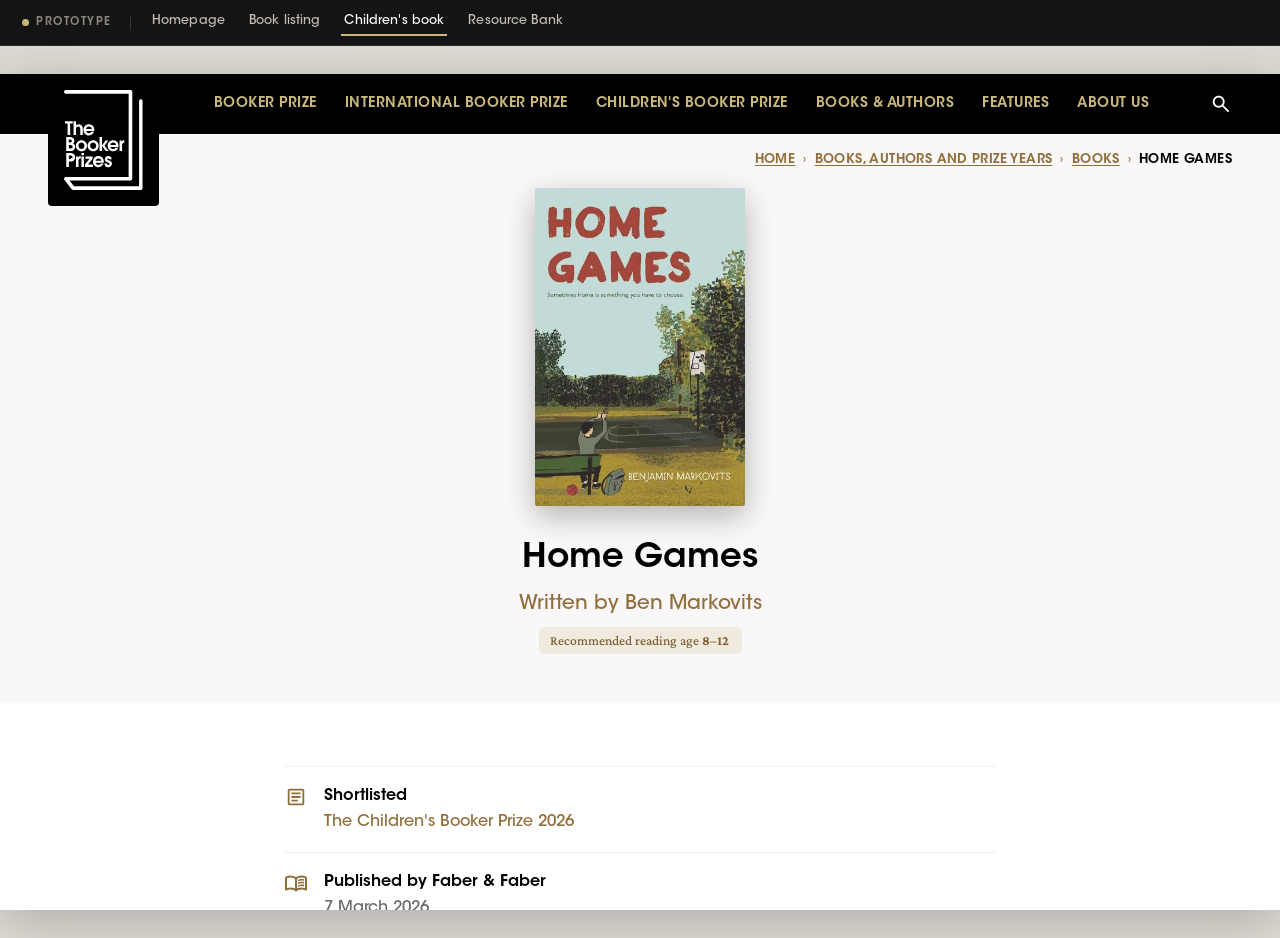
<file: childrens-book.html>
<!DOCTYPE html>
<html lang="en">
<head>
<meta charset="utf-8">
<meta name="viewport" content="width=device-width, initial-scale=1">
<title>Home Games — Booker Prize prototype</title>
<link rel="preconnect" href="https://fonts.googleapis.com">
<link rel="preconnect" href="https://fonts.gstatic.com" crossorigin>
<link rel="stylesheet" href="booker.css">
</head>
<body>
<div class="proto-nav"><div class="in">
  <span class="tag"><span class="dot"></span>Prototype</span>
  <span class="div"></span>
  <a href="index.html">Homepage</a>
  <a href="childrens-books.html">Book listing</a>
  <a href="childrens-book.html" class="active">Children's book</a>
  <a href="childrens-resource-centre.html">Resource Bank</a>
</div></div>
<div class="bp-page">

  <!-- ===== MASTHEAD ===== -->
  <div style="position:relative;z-index:2;background:#000">
    <div style="display:flex;align-items:center;justify-content:space-between;gap:20px;height:60px;padding:0 48px">
      <a href="index.html" aria-label="The Booker Prizes home" style="flex:none;display:block;text-decoration:none;align-self:flex-start;background:#000;padding:16px;border-radius:4px">
        <img src="assets/booker-logo.svg" alt="The Booker Prizes" style="height:100px;width:auto;display:block">
      </a>
      <nav style="display:flex;align-items:center;gap:28px">
        <a href="#" style="color:var(--goldL);text-decoration:none;text-transform:uppercase;font-weight:600;font-size:14px;letter-spacing:.035em;white-space:nowrap">Booker Prize</a>
        <a href="#" style="color:var(--goldL);text-decoration:none;text-transform:uppercase;font-weight:600;font-size:14px;letter-spacing:.035em;white-space:nowrap">International Booker Prize</a>
        <a href="#" style="color:var(--goldL);text-decoration:none;text-transform:uppercase;font-weight:600;font-size:14px;letter-spacing:.035em;white-space:nowrap">Children's Booker Prize</a>
        <a href="childrens-books.html" style="color:var(--goldL);text-decoration:none;text-transform:uppercase;font-weight:600;font-size:14px;letter-spacing:.035em;white-space:nowrap">Books &amp; authors</a>
        <a href="#" style="color:var(--goldL);text-decoration:none;text-transform:uppercase;font-weight:600;font-size:14px;letter-spacing:.035em;white-space:nowrap">Features</a>
        <a href="#" style="color:var(--goldL);text-decoration:none;text-transform:uppercase;font-weight:600;font-size:14px;letter-spacing:.035em;white-space:nowrap">About us</a>
      </nav>
      <a href="#" aria-label="Search" style="display:flex;align-items:center;color:#fff;flex:none;margin-left:6px"><svg width="22" height="22" viewBox="0 0 24 24" fill="currentColor"><path d="m19.6 21-6.3-6.3A6.096 6.096 0 0 1 9.5 16c-1.817 0-3.354-.63-4.612-1.887C3.629 12.854 3 11.317 3 9.5c0-1.817.63-3.354 1.888-4.612C6.146 3.629 7.683 3 9.5 3c1.817 0 3.354.63 4.613 1.888C15.37 6.146 16 7.683 16 9.5a6.096 6.096 0 0 1-1.3 3.8l6.3 6.3zM9.5 14c1.25 0 2.313-.437 3.188-1.312C13.562 11.812 14 10.75 14 9.5c0-1.25-.437-2.312-1.312-3.187C11.812 5.438 10.75 5 9.5 5c-1.25 0-2.312.438-3.187 1.313S5 8.25 5 9.5c0 1.25.438 2.313 1.313 3.188C7.188 13.562 8.25 14 9.5 14"/></svg></a>
    </div>
  </div>

  <!-- ===== BREADCRUMB + HERO (grey band, like the live book page) ===== -->
  <div style="background:var(--paper)">
  <div class="bp-crumbs">
    <a href="index.html">Home</a><span class="c">&rsaquo;</span>
    <a href="#">Books, authors and prize years</a><span class="c">&rsaquo;</span>
    <a href="childrens-books.html">Books</a><span class="c">&rsaquo;</span>
    <span style="color:var(--ink)">Home Games</span>
  </div>

  <section style="padding:8px 48px 48px">
    <div class="bp-bhero">
      <div style="width:210px;margin-bottom:22px"><img src="img/covers/home-games.png" alt="Home Games" style="width:100%;height:auto;display:block;border-radius:2px;box-shadow:0 10px 30px rgba(0,0,0,.28)"></div>
      <h1>Home Games</h1>
      <div class="by">Written by <a href="#">Ben Markovits</a></div>
      <!-- NEW: recommended reading age, in the same metadata slot as original language -->
      <div><span class="bp-age-chip">Recommended reading age&nbsp;<b class="n">8&ndash;12</b></span></div>
    </div>
  </section>
  </div>

  <!-- ===== STRUCTURED DATA (facts) ===== -->
  <section style="padding:30px 48px 8px">
    <div class="bp-facts">
      <div class="bp-fact">
        <span class="fi"><svg width="22" height="22" viewBox="0 0 24 24" fill="currentColor"><path d="M7 17h7v-2H7zm0-4h10v-2H7zm0-4h10V7H7zM5 21q-.824 0-1.412-.587A1.93 1.93 0 0 1 3 19V5q0-.824.587-1.412A1.93 1.93 0 0 1 5 3h14q.824 0 1.413.587Q21 4.176 21 5v14q0 .824-.587 1.413A1.93 1.93 0 0 1 19 21zm0-2h14V5H5z"/></svg></span>
        <div class="fc"><span class="lbl">Shortlisted</span><span class="val"><a href="#">The Children's Booker Prize 2026</a></span></div>
      </div>
      <div class="bp-fact">
        <span class="fi"><svg width="24" height="24" viewBox="0 0 24 24" fill="currentColor"><path d="M14 9.4V7.7a8.8 8.8 0 0 1 1.688-.525A9 9 0 0 1 17.5 7q.65 0 1.275.1T20 7.35v1.6q-.6-.225-1.212-.337A7 7 0 0 0 17.5 8.5q-.95 0-1.825.238A8 8 0 0 0 14 9.4m0 5.5v-1.7a8.8 8.8 0 0 1 1.688-.525A9 9 0 0 1 17.5 12.5q.65 0 1.275.1t1.225.25v1.6q-.6-.225-1.212-.337A7 7 0 0 0 17.5 14a7.3 7.3 0 0 0-1.825.225A7 7 0 0 0 14 14.9m0-2.75v-1.7a8.8 8.8 0 0 1 1.688-.525A9 9 0 0 1 17.5 9.75q.65 0 1.275.1T20 10.1v1.6q-.6-.225-1.212-.337a7 7 0 0 0-1.288-.113q-.95 0-1.825.238A8 8 0 0 0 14 12.15M6.5 15.5q1.175 0 2.287.262 1.113.263 2.213.788V6.7q-1.024-.6-2.175-.9a9.2 9.2 0 0 0-4.112-.125A8.7 8.7 0 0 0 3 6.2v9.9q.875-.3 1.737-.45T6.5 15.5m6.5 1.05q1.099-.525 2.213-.788a10.268 10.268 0 0 1 4.05-.112q.863.15 1.737.45V6.2a8.7 8.7 0 0 0-1.712-.525 9.2 9.2 0 0 0-4.113.125q-1.15.3-2.175.9zm-1 2.95a9.6 9.6 0 0 0-2.6-1.475 8.2 8.2 0 0 0-2.9-.525q-1.05 0-2.062.275a9 9 0 0 0-1.938.775q-.525.275-1.012-.025A.97.97 0 0 1 1 17.65V5.6q0-.274.137-.525A.86.86 0 0 1 1.55 4.7q1.15-.6 2.4-.9t2.55-.3q1.45 0 2.838.375Q10.725 4.25 12 5a10.8 10.8 0 0 1 5.5-1.5q1.3 0 2.55.3t2.4.9q.274.125.413.375.137.25.137.525v12.05a.97.97 0 0 1-.488.875q-.487.3-1.012.025a9 9 0 0 0-1.937-.775A7.8 7.8 0 0 0 17.5 17.5q-1.5 0-2.9.525A9.6 9.6 0 0 0 12 19.5"/></svg></span>
        <div class="fc"><span class="lbl">Published by Faber &amp; Faber</span><span class="val">7 March 2026</span></div>
      </div>
      <div class="bp-fact">
        <span class="fi"><svg width="24" height="24" viewBox="0 0 24 24" fill="currentColor"><path d="M8 22c-.55 0-1.02-.2-1.41-.59-.4-.39-.59-.86-.59-1.41 0-.55.2-1.02.59-1.41.39-.4.86-.59 1.41-.59.55 0 1.02.2 1.41.59.4.39.59.86.59 1.41 0 .55-.2 1.02-.59 1.41-.39.4-.86.59-1.41.59Zm10 0c-.55 0-1.02-.2-1.41-.59-.4-.39-.59-.86-.59-1.41 0-.55.2-1.02.59-1.41.39-.4.86-.59 1.41-.59.55 0 1.02.2 1.41.59.4.39.59.86.59 1.41 0 .55-.2 1.02-.59 1.41-.39.4-.86.59-1.41.59ZM7.15 6l2.4 5h7l2.75-5H7.15ZM6.2 4h14.75c.38 0 .68.17.88.51.2.34.2.69.02 1.04l-3.55 6.4A2 2 0 0 1 16.55 13H9.1L8 15h12v2H8c-.75 0-1.32-.33-1.7-.99a1.89 1.89 0 0 1-.05-1.96L7.6 11.6 4 4H2V2h3.25l.95 2Z"/></svg></span>
        <div class="fc">
          <span class="lbl">Buy the book</span>
          <span class="val" style="display:flex;gap:10px;flex-wrap:wrap;margin:2px 0 4px">
            <button class="bp-buy">Paperback <svg width="11" height="7" viewBox="0 0 12 8" fill="none" stroke="currentColor" stroke-width="2"><path d="M1 1l5 5 5-5"/></svg></button>
            <button class="bp-buy">Shop now <svg width="11" height="7" viewBox="0 0 12 8" fill="none" stroke="currentColor" stroke-width="2"><path d="M1 1l5 5 5-5"/></svg></button>
          </span>
          <span class="val" style="font-family:'Crimson Pro',serif;font-size:16px">Buying books using the 'Buy the book' links helps support <a href="#">our charitable work</a>.</span>
        </div>
      </div>
    </div>
  </section>

  <!-- ===== DESCRIPTION ===== -->
  <section style="padding:36px 48px 8px">
    <div class="bp-col">
      <p class="lead">Shortlisted for the Children's Booker Prize 2026, Home Games is a warm and funny story for younger readers from the acclaimed novelist Ben Markovits.</p>
      <p>It's a book about family, friendship and finding your place &mdash; told with the eye for character and the quiet humour that run through all of Markovits's writing.</p>
      <p>A big-hearted read for children aged 8 to 12, Home Games is a story about growing up, fitting in, and the games that hold a family together.</p>
    </div>
  </section>

  <!-- ===== AUTHOR BIO (full-width grey band) ===== -->
  <section style="background:var(--paper);padding:16px 48px 40px;margin-top:20px">
    <div class="bp-bio" style="border-top:0">
      <img class="ph" src="assets/murdoch.jpg" alt="Ben Markovits">
      <div class="bc">
        <span class="bn">Ben Markovits</span>
        <span class="bd">Ben Markovits grew up in Texas, London and Berlin, and now lives in London. He is the author of several acclaimed novels and was named one of Granta's Best of Young British Novelists.</span>
        <a href="#" class="bp-btn bp-btn--ghost" style="align-self:flex-start;padding:11px 18px">More about Ben Markovits</a>
      </div>
    </div>
  </section>

  <!-- ===== READ MORE (asymmetric teaser — related content) ===== -->
  <section style="padding:52px 48px;display:flex;flex-direction:column;gap:30px;border-top:1px solid var(--line)">
    <span style="font-weight:600;font-size:26px;color:var(--ink)">Read more on Home Games</span>
    <div style="display:flex;gap:40px;align-items:stretch;flex-wrap:wrap">
      <a class="bp-link" href="#" style="flex:1 1 460px;display:flex;flex-direction:column;gap:14px"><div style="border-radius:4px;overflow:hidden;box-shadow:0 2px 8px rgba(0,0,0,.1);aspect-ratio:16/9;background:#ece9e3"><img src="img/hero.jpg" alt="" style="width:100%;height:100%;object-fit:cover;display:block"></div><span class="bp-eyebrow">Information</span><span class="bp-title" style="font-weight:600;font-size:22px;line-height:1.18;color:var(--ink)"><span class="bp-ul">Everything you need to know about Home Games</span></span><span style="font-family:'Crimson Pro',serif;font-size:16px;line-height:1.3;color:var(--body)">A guide to the book, its narrator and its author, for readers aged 8 and up</span></a>
      <div style="flex:1 1 460px;display:grid;grid-template-columns:1fr 1fr;gap:32px 28px">
        <a class="bp-link" href="#" style="display:flex;flex-direction:column;gap:12px"><div style="aspect-ratio:16/10;border-radius:4px;overflow:hidden;box-shadow:0 2px 8px rgba(0,0,0,.1);background:#ece9e3"><img src="img/letter.jpg" alt="" style="width:100%;height:100%;object-fit:cover;display:block"></div><span class="bp-eyebrow">Book extract</span><span class="bp-title" style="font-weight:600;font-size:16px;line-height:1.3;color:var(--ink)"><span class="bp-ul">Read an extract from Home Games</span></span></a>
        <a class="bp-link" href="#" style="display:flex;flex-direction:column;gap:12px"><div style="aspect-ratio:16/10;border-radius:4px;overflow:hidden;box-shadow:0 2px 8px rgba(0,0,0,.1);background:#ece9e3"><img src="img/pax.jpg" alt="" style="width:100%;height:100%;object-fit:cover;display:block"></div><span class="bp-eyebrow">Reading guides</span><span class="bp-title" style="font-weight:600;font-size:16px;line-height:1.3;color:var(--ink)"><span class="bp-ul">Reading guide: Home Games</span></span></a>
        <a class="bp-link" href="#" style="display:flex;flex-direction:column;gap:12px"><div style="aspect-ratio:16/10;border-radius:4px;overflow:hidden;box-shadow:0 2px 8px rgba(0,0,0,.1);background:#ece9e3"><img src="img/girl.jpg" alt="" style="width:100%;height:100%;object-fit:cover;display:block"></div><span class="bp-eyebrow">Resource bank</span><span class="bp-title" style="font-weight:600;font-size:16px;line-height:1.3;color:var(--ink)"><span class="bp-ul">Download the teaching pack for Home Games</span></span></a>
        <a class="bp-link" href="childrens-books.html" style="display:flex;flex-direction:column;gap:12px"><div style="aspect-ratio:16/10;border-radius:4px;overflow:hidden;box-shadow:0 2px 8px rgba(0,0,0,.1);background:#ece9e3"><img src="img/house.jpg" alt="" style="width:100%;height:100%;object-fit:cover;display:block"></div><span class="bp-eyebrow">Books</span><span class="bp-title" style="font-weight:600;font-size:16px;line-height:1.3;color:var(--ink)"><span class="bp-ul">Explore the Children's Booker Prize 2026 shortlist</span></span></a>
      </div>
    </div>
  </section>

  <!-- ===== FOOTER ===== -->
  <div style="background:#000">
    <div style="background:var(--paper);border-radius:0 0 28px 28px;padding:44px 48px;display:flex;justify-content:center">
      <div style="display:flex;align-items:center;gap:20px">
        <a href="#" aria-label="Facebook" style="color:var(--gold);display:flex"><svg width="13" height="22" viewBox="0 0 14 24" fill="currentColor"><path d="M9 8V6c0-.9.3-1.4 1.4-1.4H13V.2h-3.2C6.3.2 5 2.2 5 5.3V8H2.4v4.4H5V24h4V12.4h3.1l.5-4.4H9z"/></svg></a>
        <span style="width:1px;height:24px;background:#d8d4cc"></span>
        <a href="#" aria-label="Instagram" style="color:var(--gold);display:flex"><svg width="22" height="22" viewBox="0 0 24 24" fill="none" stroke="currentColor" stroke-width="2"><rect x="3" y="3" width="18" height="18" rx="5"/><circle cx="12" cy="12" r="4"/><circle cx="17.5" cy="6.5" r="1.1" fill="currentColor" stroke="none"/></svg></a>
        <span style="width:1px;height:24px;background:#d8d4cc"></span>
        <a href="#" aria-label="YouTube" style="color:var(--gold);display:flex"><svg width="24" height="24" viewBox="0 0 24 24" fill="currentColor"><path d="M23 12s0-3.5-.45-5.18a2.6 2.6 0 0 0-1.83-1.85C18.9 4.5 12 4.5 12 4.5s-6.9 0-8.72.47A2.6 2.6 0 0 0 1.45 6.82 27 27 0 0 0 1 12a27 27 0 0 0 .45 5.18 2.6 2.6 0 0 0 1.83 1.85C5.1 19.5 12 19.5 12 19.5s6.9 0 8.72-.47a2.6 2.6 0 0 0 1.83-1.85C23 15.5 23 12 23 12zM9.75 15.02v-6.04L15.5 12z"/></svg></a>
      </div>
    </div>
    <div style="display:flex;justify-content:space-between;flex-wrap:wrap;gap:56px 40px;padding:56px 48px 64px">
      <div style="width:560px;max-width:100%;display:flex;flex-direction:column;gap:28px">
        <span style="font-weight:500;font-size:30px;line-height:1.15;color:#fff">Discover the best in books — get our newsletter in your inbox!</span>
        <a href="#" class="bp-footbtn" style="align-self:flex-start;background:var(--goldL);color:#000;text-decoration:none;border-radius:4px;padding:15px 26px;font-weight:600;font-size:13px;letter-spacing:.08em;text-transform:uppercase">Sign up</a>
        <span style="font-family:'Crimson Pro',serif;font-size:16px;line-height:1.4;color:#b3ada2">© 2026 - Booker Prize Foundation (registered charity in England no 1090049)</span>
      </div>
      <div style="display:flex;flex-direction:column;gap:22px;padding-top:6px">
        <a href="#" class="bp-footlink" style="color:var(--goldL);text-decoration:underline;text-underline-offset:3px;text-transform:uppercase;font-weight:500;font-size:14px;letter-spacing:.04em">Media centre</a>
        <a href="#" class="bp-footlink" style="color:var(--goldL);text-decoration:underline;text-underline-offset:3px;text-transform:uppercase;font-weight:500;font-size:14px;letter-spacing:.04em">About us</a>
        <a href="#" class="bp-footlink" style="color:var(--goldL);text-decoration:underline;text-underline-offset:3px;text-transform:uppercase;font-weight:500;font-size:14px;letter-spacing:.04em">Contact us</a>
        <a href="#" class="bp-footlink" style="color:var(--goldL);text-decoration:underline;text-underline-offset:3px;text-transform:uppercase;font-weight:500;font-size:14px;letter-spacing:.04em">Privacy policy</a>
      </div>
    </div>
  </div>

</div>
</body>
</html>
</file>
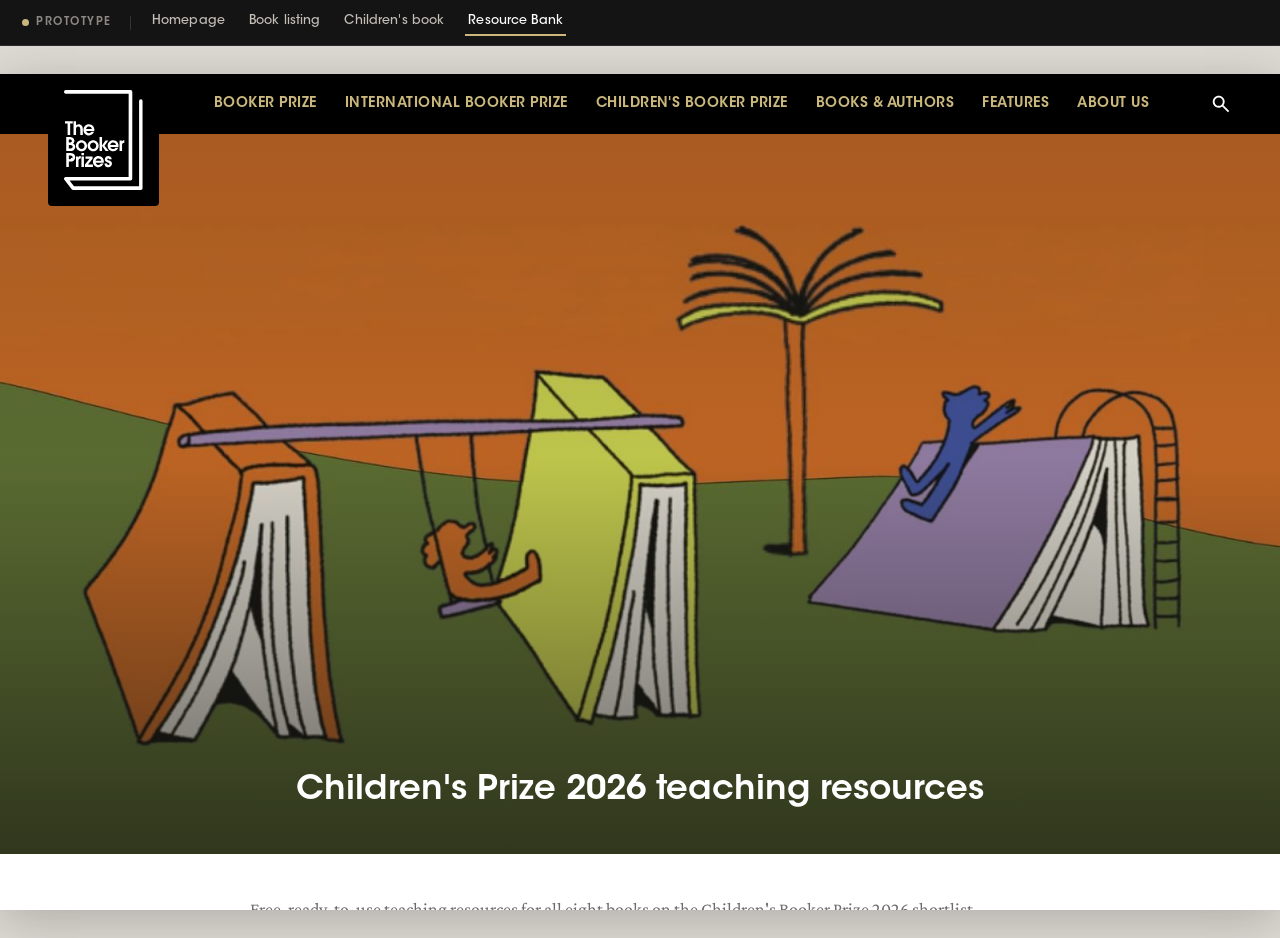
<file: childrens-resource-centre.html>
<!DOCTYPE html>
<html lang="en">
<head>
<meta charset="utf-8">
<meta name="viewport" content="width=device-width, initial-scale=1">
<title>Resource Bank — Booker Prize prototype</title>
<link rel="preconnect" href="https://fonts.googleapis.com">
<link rel="preconnect" href="https://fonts.gstatic.com" crossorigin>
<link rel="stylesheet" href="booker.css">
</head>
<body>
<div class="proto-nav"><div class="in">
  <span class="tag"><span class="dot"></span>Prototype</span>
  <span class="div"></span>
  <a href="index.html">Homepage</a>
  <a href="childrens-books.html">Book listing</a>
  <a href="childrens-book.html">Children's book</a>
  <a href="childrens-resource-centre.html" class="active">Resource Bank</a>
</div></div>
<div class="bp-page">
  <div style="position:relative;z-index:2;background:#000">
    <div style="display:flex;align-items:center;justify-content:space-between;gap:20px;height:60px;padding:0 48px">
      <a href="index.html" aria-label="The Booker Prizes home" style="flex:none;display:block;text-decoration:none;align-self:flex-start;background:#000;padding:16px;border-radius:4px">
        <img src="assets/booker-logo.svg" alt="The Booker Prizes" style="height:100px;width:auto;display:block">
      </a>
      <nav style="display:flex;align-items:center;gap:28px">
        <a href="#" style="color:var(--goldL);text-decoration:none;text-transform:uppercase;font-weight:600;font-size:14px;letter-spacing:.035em;white-space:nowrap">Booker Prize</a>
        <a href="#" style="color:var(--goldL);text-decoration:none;text-transform:uppercase;font-weight:600;font-size:14px;letter-spacing:.035em;white-space:nowrap">International Booker Prize</a>
        <a href="#" style="color:var(--goldL);text-decoration:none;text-transform:uppercase;font-weight:600;font-size:14px;letter-spacing:.035em;white-space:nowrap">Children's Booker Prize</a>
        <a href="childrens-books.html" style="color:var(--goldL);text-decoration:none;text-transform:uppercase;font-weight:600;font-size:14px;letter-spacing:.035em;white-space:nowrap">Books &amp; authors</a>
        <a href="#" style="color:var(--goldL);text-decoration:none;text-transform:uppercase;font-weight:600;font-size:14px;letter-spacing:.035em;white-space:nowrap">Features</a>
        <a href="#" style="color:var(--goldL);text-decoration:none;text-transform:uppercase;font-weight:600;font-size:14px;letter-spacing:.035em;white-space:nowrap">About us</a>
      </nav>
      <a href="#" aria-label="Search" style="display:flex;align-items:center;color:#fff;flex:none;margin-left:6px"><svg width="22" height="22" viewBox="0 0 24 24" fill="currentColor"><path d="m19.6 21-6.3-6.3A6.096 6.096 0 0 1 9.5 16c-1.817 0-3.354-.63-4.612-1.887C3.629 12.854 3 11.317 3 9.5c0-1.817.63-3.354 1.888-4.612C6.146 3.629 7.683 3 9.5 3c1.817 0 3.354.63 4.613 1.888C15.37 6.146 16 7.683 16 9.5a6.096 6.096 0 0 1-1.3 3.8l6.3 6.3zM9.5 14c1.25 0 2.313-.437 3.188-1.312C13.562 11.812 14 10.75 14 9.5c0-1.25-.437-2.312-1.312-3.187C11.812 5.438 10.75 5 9.5 5c-1.25 0-2.312.438-3.187 1.313S5 8.25 5 9.5c0 1.25.438 2.313 1.313 3.188C7.188 13.562 8.25 14 9.5 14"/></svg></a>
    </div>
  </div>

  <section class="bp-pagehero" style="background-image:url('img/hero-resources.jpg')">
    <h1>Children's Prize 2026 teaching resources</h1>
  </section>

  <section style="padding:44px 48px">
    <div style="max-width:780px;margin:0 auto">
      <p style="margin:0;font-family:'Crimson Pro',serif;font-size:18px;line-height:1.3;color:var(--body)">Free, ready-to-use teaching resources for all eight books on the Children's Booker Prize 2026 shortlist. Everything below is free to download and use &mdash; take what you need book by book, or grab all of a book's resources at once.</p>
    </div>
  </section>

    <!-- Home Games -->
  <section class="rc-sec">
    <div class="rc-band">
      <div class="rc-cover"><img src="img/covers/home-games.png" alt="Home Games"></div>
      <div class="rc-meta">
        <span class="t">Home Games</span>
        <span class="a">Ben Markovits</span>
        <span class="bp-age-chip">Recommended reading age&nbsp;<b class="n">8&ndash;12</b></span>
        <p class="s">A warm, funny story about family, friendship and the games that hold them together.</p>
      </div>
    </div>
    <div class="rc-grid">
        <a class="rc-card" href="#"><span class="ci"><svg width="19" height="19" viewBox="0 0 24 24" fill="none" stroke="currentColor" stroke-width="1.7" stroke-linecap="round" stroke-linejoin="round"><path d="M12 3v11M7 10l5 5 5-5M5 20h14"/></svg></span><span class="ct">Lesson plan &amp; classroom slides</span><span class="cm">PDF + PPT &middot; 9.6 MB</span></a>
        <a class="rc-card" href="#"><span class="ci"><svg width="19" height="19" viewBox="0 0 24 24" fill="none" stroke="currentColor" stroke-width="1.7" stroke-linecap="round" stroke-linejoin="round"><path d="M12 3v11M7 10l5 5 5-5M5 20h14"/></svg></span><span class="ct">Discussion guide</span><span class="cm">PDF &middot; 0.8 MB</span></a>
        <a class="rc-card" href="#"><span class="ci"><svg width="19" height="19" viewBox="0 0 24 24" fill="none" stroke="currentColor" stroke-width="1.7" stroke-linecap="round" stroke-linejoin="round"><path d="M12 3v11M7 10l5 5 5-5M5 20h14"/></svg></span><span class="ct">Activity sheet</span><span class="cm">PDF &middot; 1.1 MB</span></a>
        <a class="rc-card" href="#"><span class="ci"><svg width="19" height="19" viewBox="0 0 24 24" fill="none" stroke="currentColor" stroke-width="1.7" stroke-linecap="round" stroke-linejoin="round"><path d="M12 3v11M7 10l5 5 5-5M5 20h14"/></svg></span><span class="ct">Author film: meet the author</span><span class="cm">Video &middot; 4:12</span></a>
        <a class="rc-card" href="#"><span class="ci"><svg width="19" height="19" viewBox="0 0 24 24" fill="none" stroke="currentColor" stroke-width="1.7" stroke-linecap="round" stroke-linejoin="round"><path d="M12 3v11M7 10l5 5 5-5M5 20h14"/></svg></span><span class="ct">Book extract</span><span class="cm">PDF &middot; 0.6 MB</span></a>
        <a class="rc-card all" href="#"><span class="ci"><svg width="19" height="19" viewBox="0 0 24 24" fill="none" stroke="currentColor" stroke-width="1.7" stroke-linecap="round" stroke-linejoin="round"><path d="M12 3v11M7 10l5 5 5-5M5 20h14"/></svg></span><span class="ct">All downloads</span><span class="cm">ZIP &middot; 12 MB &middot; all 5 resources</span></a>
    </div>
  </section>
  <!-- The Very Persistent Gappers of Frip -->
  <section class="rc-sec">
    <div class="rc-band">
      <div class="rc-cover"><img src="img/covers/gappers.png" alt="The Very Persistent Gappers of Frip"></div>
      <div class="rc-meta">
        <span class="t">The Very Persistent Gappers of Frip</span>
        <span class="a">George Saunders</span>
        <span class="bp-age-chip">Recommended reading age&nbsp;<b class="n">8&ndash;12</b></span>
        <p class="s">An offbeat, funny fable about a resourceful girl, a village of goat-herders and the pesky creatures called gappers.</p>
      </div>
    </div>
    <div class="rc-grid">
        <a class="rc-card" href="#"><span class="ci"><svg width="19" height="19" viewBox="0 0 24 24" fill="none" stroke="currentColor" stroke-width="1.7" stroke-linecap="round" stroke-linejoin="round"><path d="M12 3v11M7 10l5 5 5-5M5 20h14"/></svg></span><span class="ct">Lesson plan &amp; classroom slides</span><span class="cm">PDF + PPT &middot; 9.6 MB</span></a>
        <a class="rc-card" href="#"><span class="ci"><svg width="19" height="19" viewBox="0 0 24 24" fill="none" stroke="currentColor" stroke-width="1.7" stroke-linecap="round" stroke-linejoin="round"><path d="M12 3v11M7 10l5 5 5-5M5 20h14"/></svg></span><span class="ct">Discussion guide</span><span class="cm">PDF &middot; 0.8 MB</span></a>
        <a class="rc-card" href="#"><span class="ci"><svg width="19" height="19" viewBox="0 0 24 24" fill="none" stroke="currentColor" stroke-width="1.7" stroke-linecap="round" stroke-linejoin="round"><path d="M12 3v11M7 10l5 5 5-5M5 20h14"/></svg></span><span class="ct">Activity sheet</span><span class="cm">PDF &middot; 1.1 MB</span></a>
        <a class="rc-card" href="#"><span class="ci"><svg width="19" height="19" viewBox="0 0 24 24" fill="none" stroke="currentColor" stroke-width="1.7" stroke-linecap="round" stroke-linejoin="round"><path d="M12 3v11M7 10l5 5 5-5M5 20h14"/></svg></span><span class="ct">Author film: meet the author</span><span class="cm">Video &middot; 4:12</span></a>
        <a class="rc-card" href="#"><span class="ci"><svg width="19" height="19" viewBox="0 0 24 24" fill="none" stroke="currentColor" stroke-width="1.7" stroke-linecap="round" stroke-linejoin="round"><path d="M12 3v11M7 10l5 5 5-5M5 20h14"/></svg></span><span class="ct">Book extract</span><span class="cm">PDF &middot; 0.6 MB</span></a>
        <a class="rc-card all" href="#"><span class="ci"><svg width="19" height="19" viewBox="0 0 24 24" fill="none" stroke="currentColor" stroke-width="1.7" stroke-linecap="round" stroke-linejoin="round"><path d="M12 3v11M7 10l5 5 5-5M5 20h14"/></svg></span><span class="ct">All downloads</span><span class="cm">ZIP &middot; 12 MB &middot; all 5 resources</span></a>
    </div>
  </section>
  <!-- Mossy Trotter -->
  <section class="rc-sec">
    <div class="rc-band">
      <div class="rc-cover"><img src="img/covers/mossy-trotter.png" alt="Mossy Trotter"></div>
      <div class="rc-meta">
        <span class="t">Mossy Trotter</span>
        <span class="a">Elizabeth Taylor</span>
        <span class="bp-age-chip">Recommended reading age&nbsp;<b class="n">8&ndash;11</b></span>
        <p class="s">A gently funny story of a small boy's everyday adventures, mishaps and discoveries.</p>
      </div>
    </div>
    <div class="rc-grid">
        <a class="rc-card" href="#"><span class="ci"><svg width="19" height="19" viewBox="0 0 24 24" fill="none" stroke="currentColor" stroke-width="1.7" stroke-linecap="round" stroke-linejoin="round"><path d="M12 3v11M7 10l5 5 5-5M5 20h14"/></svg></span><span class="ct">Lesson plan &amp; classroom slides</span><span class="cm">PDF + PPT &middot; 9.6 MB</span></a>
        <a class="rc-card" href="#"><span class="ci"><svg width="19" height="19" viewBox="0 0 24 24" fill="none" stroke="currentColor" stroke-width="1.7" stroke-linecap="round" stroke-linejoin="round"><path d="M12 3v11M7 10l5 5 5-5M5 20h14"/></svg></span><span class="ct">Discussion guide</span><span class="cm">PDF &middot; 0.8 MB</span></a>
        <a class="rc-card" href="#"><span class="ci"><svg width="19" height="19" viewBox="0 0 24 24" fill="none" stroke="currentColor" stroke-width="1.7" stroke-linecap="round" stroke-linejoin="round"><path d="M12 3v11M7 10l5 5 5-5M5 20h14"/></svg></span><span class="ct">Activity sheet</span><span class="cm">PDF &middot; 1.1 MB</span></a>
        <a class="rc-card" href="#"><span class="ci"><svg width="19" height="19" viewBox="0 0 24 24" fill="none" stroke="currentColor" stroke-width="1.7" stroke-linecap="round" stroke-linejoin="round"><path d="M12 3v11M7 10l5 5 5-5M5 20h14"/></svg></span><span class="ct">Author film: meet the author</span><span class="cm">Video &middot; 4:12</span></a>
        <a class="rc-card" href="#"><span class="ci"><svg width="19" height="19" viewBox="0 0 24 24" fill="none" stroke="currentColor" stroke-width="1.7" stroke-linecap="round" stroke-linejoin="round"><path d="M12 3v11M7 10l5 5 5-5M5 20h14"/></svg></span><span class="ct">Book extract</span><span class="cm">PDF &middot; 0.6 MB</span></a>
        <a class="rc-card all" href="#"><span class="ci"><svg width="19" height="19" viewBox="0 0 24 24" fill="none" stroke="currentColor" stroke-width="1.7" stroke-linecap="round" stroke-linejoin="round"><path d="M12 3v11M7 10l5 5 5-5M5 20h14"/></svg></span><span class="ct">All downloads</span><span class="cm">ZIP &middot; 12 MB &middot; all 5 resources</span></a>
    </div>
  </section>
  <!-- Lockie Leonard, Human Torpedo -->
  <section class="rc-sec">
    <div class="rc-band">
      <div class="rc-cover"><img src="img/covers/lockie-leonard.png" alt="Lockie Leonard, Human Torpedo"></div>
      <div class="rc-meta">
        <span class="t">Lockie Leonard, Human Torpedo</span>
        <span class="a">Tim Winton</span>
        <span class="bp-age-chip">Recommended reading age&nbsp;<b class="n">8&ndash;14</b></span>
        <p class="s">A surfer's big-hearted, funny coming-of-age in a small Australian coastal town.</p>
      </div>
    </div>
    <div class="rc-grid">
        <a class="rc-card" href="#"><span class="ci"><svg width="19" height="19" viewBox="0 0 24 24" fill="none" stroke="currentColor" stroke-width="1.7" stroke-linecap="round" stroke-linejoin="round"><path d="M12 3v11M7 10l5 5 5-5M5 20h14"/></svg></span><span class="ct">Lesson plan &amp; classroom slides</span><span class="cm">PDF + PPT &middot; 9.6 MB</span></a>
        <a class="rc-card" href="#"><span class="ci"><svg width="19" height="19" viewBox="0 0 24 24" fill="none" stroke="currentColor" stroke-width="1.7" stroke-linecap="round" stroke-linejoin="round"><path d="M12 3v11M7 10l5 5 5-5M5 20h14"/></svg></span><span class="ct">Discussion guide</span><span class="cm">PDF &middot; 0.8 MB</span></a>
        <a class="rc-card" href="#"><span class="ci"><svg width="19" height="19" viewBox="0 0 24 24" fill="none" stroke="currentColor" stroke-width="1.7" stroke-linecap="round" stroke-linejoin="round"><path d="M12 3v11M7 10l5 5 5-5M5 20h14"/></svg></span><span class="ct">Activity sheet</span><span class="cm">PDF &middot; 1.1 MB</span></a>
        <a class="rc-card" href="#"><span class="ci"><svg width="19" height="19" viewBox="0 0 24 24" fill="none" stroke="currentColor" stroke-width="1.7" stroke-linecap="round" stroke-linejoin="round"><path d="M12 3v11M7 10l5 5 5-5M5 20h14"/></svg></span><span class="ct">Author film: meet the author</span><span class="cm">Video &middot; 4:12</span></a>
        <a class="rc-card" href="#"><span class="ci"><svg width="19" height="19" viewBox="0 0 24 24" fill="none" stroke="currentColor" stroke-width="1.7" stroke-linecap="round" stroke-linejoin="round"><path d="M12 3v11M7 10l5 5 5-5M5 20h14"/></svg></span><span class="ct">Book extract</span><span class="cm">PDF &middot; 0.6 MB</span></a>
        <a class="rc-card all" href="#"><span class="ci"><svg width="19" height="19" viewBox="0 0 24 24" fill="none" stroke="currentColor" stroke-width="1.7" stroke-linecap="round" stroke-linejoin="round"><path d="M12 3v11M7 10l5 5 5-5M5 20h14"/></svg></span><span class="ct">All downloads</span><span class="cm">ZIP &middot; 12 MB &middot; all 5 resources</span></a>
    </div>
  </section>
  <!-- A Stitch in Time -->
  <section class="rc-sec">
    <div class="rc-band">
      <div class="rc-cover"><img src="img/covers/stitch-in-time.png" alt="A Stitch in Time"></div>
      <div class="rc-meta">
        <span class="t">A Stitch in Time</span>
        <span class="a">Penelope Lively</span>
        <span class="bp-age-chip">Recommended reading age&nbsp;<b class="n">9&ndash;11</b></span>
        <p class="s">A quiet, atmospheric story of a girl on holiday who begins to feel the pull of the past.</p>
      </div>
    </div>
    <div class="rc-grid">
        <a class="rc-card" href="#"><span class="ci"><svg width="19" height="19" viewBox="0 0 24 24" fill="none" stroke="currentColor" stroke-width="1.7" stroke-linecap="round" stroke-linejoin="round"><path d="M12 3v11M7 10l5 5 5-5M5 20h14"/></svg></span><span class="ct">Lesson plan &amp; classroom slides</span><span class="cm">PDF + PPT &middot; 9.6 MB</span></a>
        <a class="rc-card" href="#"><span class="ci"><svg width="19" height="19" viewBox="0 0 24 24" fill="none" stroke="currentColor" stroke-width="1.7" stroke-linecap="round" stroke-linejoin="round"><path d="M12 3v11M7 10l5 5 5-5M5 20h14"/></svg></span><span class="ct">Discussion guide</span><span class="cm">PDF &middot; 0.8 MB</span></a>
        <a class="rc-card" href="#"><span class="ci"><svg width="19" height="19" viewBox="0 0 24 24" fill="none" stroke="currentColor" stroke-width="1.7" stroke-linecap="round" stroke-linejoin="round"><path d="M12 3v11M7 10l5 5 5-5M5 20h14"/></svg></span><span class="ct">Activity sheet</span><span class="cm">PDF &middot; 1.1 MB</span></a>
        <a class="rc-card" href="#"><span class="ci"><svg width="19" height="19" viewBox="0 0 24 24" fill="none" stroke="currentColor" stroke-width="1.7" stroke-linecap="round" stroke-linejoin="round"><path d="M12 3v11M7 10l5 5 5-5M5 20h14"/></svg></span><span class="ct">Author film: meet the author</span><span class="cm">Video &middot; 4:12</span></a>
        <a class="rc-card" href="#"><span class="ci"><svg width="19" height="19" viewBox="0 0 24 24" fill="none" stroke="currentColor" stroke-width="1.7" stroke-linecap="round" stroke-linejoin="round"><path d="M12 3v11M7 10l5 5 5-5M5 20h14"/></svg></span><span class="ct">Book extract</span><span class="cm">PDF &middot; 0.6 MB</span></a>
        <a class="rc-card all" href="#"><span class="ci"><svg width="19" height="19" viewBox="0 0 24 24" fill="none" stroke="currentColor" stroke-width="1.7" stroke-linecap="round" stroke-linejoin="round"><path d="M12 3v11M7 10l5 5 5-5M5 20h14"/></svg></span><span class="ct">All downloads</span><span class="cm">ZIP &middot; 12 MB &middot; all 5 resources</span></a>
    </div>
  </section>
  <!-- The Owl Service -->
  <section class="rc-sec">
    <div class="rc-band">
      <div class="rc-cover"><img src="img/covers/owl-service.png" alt="The Owl Service"></div>
      <div class="rc-meta">
        <span class="t">The Owl Service</span>
        <span class="a">Alan Garner</span>
        <span class="bp-age-chip">Recommended reading age&nbsp;<b class="n">9&ndash;11</b></span>
        <p class="s">Three teenagers in a Welsh valley are caught up in an ancient and dangerous legend.</p>
      </div>
    </div>
    <div class="rc-grid">
        <a class="rc-card" href="#"><span class="ci"><svg width="19" height="19" viewBox="0 0 24 24" fill="none" stroke="currentColor" stroke-width="1.7" stroke-linecap="round" stroke-linejoin="round"><path d="M12 3v11M7 10l5 5 5-5M5 20h14"/></svg></span><span class="ct">Lesson plan &amp; classroom slides</span><span class="cm">PDF + PPT &middot; 9.6 MB</span></a>
        <a class="rc-card" href="#"><span class="ci"><svg width="19" height="19" viewBox="0 0 24 24" fill="none" stroke="currentColor" stroke-width="1.7" stroke-linecap="round" stroke-linejoin="round"><path d="M12 3v11M7 10l5 5 5-5M5 20h14"/></svg></span><span class="ct">Discussion guide</span><span class="cm">PDF &middot; 0.8 MB</span></a>
        <a class="rc-card" href="#"><span class="ci"><svg width="19" height="19" viewBox="0 0 24 24" fill="none" stroke="currentColor" stroke-width="1.7" stroke-linecap="round" stroke-linejoin="round"><path d="M12 3v11M7 10l5 5 5-5M5 20h14"/></svg></span><span class="ct">Activity sheet</span><span class="cm">PDF &middot; 1.1 MB</span></a>
        <a class="rc-card" href="#"><span class="ci"><svg width="19" height="19" viewBox="0 0 24 24" fill="none" stroke="currentColor" stroke-width="1.7" stroke-linecap="round" stroke-linejoin="round"><path d="M12 3v11M7 10l5 5 5-5M5 20h14"/></svg></span><span class="ct">Author film: meet the author</span><span class="cm">Video &middot; 4:12</span></a>
        <a class="rc-card" href="#"><span class="ci"><svg width="19" height="19" viewBox="0 0 24 24" fill="none" stroke="currentColor" stroke-width="1.7" stroke-linecap="round" stroke-linejoin="round"><path d="M12 3v11M7 10l5 5 5-5M5 20h14"/></svg></span><span class="ct">Book extract</span><span class="cm">PDF &middot; 0.6 MB</span></a>
        <a class="rc-card all" href="#"><span class="ci"><svg width="19" height="19" viewBox="0 0 24 24" fill="none" stroke="currentColor" stroke-width="1.7" stroke-linecap="round" stroke-linejoin="round"><path d="M12 3v11M7 10l5 5 5-5M5 20h14"/></svg></span><span class="ct">All downloads</span><span class="cm">ZIP &middot; 12 MB &middot; all 5 resources</span></a>
    </div>
  </section>
  <!-- The Daydreamer -->
  <section class="rc-sec">
    <div class="rc-band">
      <div class="rc-cover"><img src="img/covers/daydreamer.png" alt="The Daydreamer"></div>
      <div class="rc-meta">
        <span class="t">The Daydreamer</span>
        <span class="a">Ian McEwan</span>
        <span class="bp-age-chip">Recommended reading age&nbsp;<b class="n">9&ndash;11</b></span>
        <p class="s">Linked stories about a boy whose vivid imagination turns the ordinary world extraordinary.</p>
      </div>
    </div>
    <div class="rc-grid">
        <a class="rc-card" href="#"><span class="ci"><svg width="19" height="19" viewBox="0 0 24 24" fill="none" stroke="currentColor" stroke-width="1.7" stroke-linecap="round" stroke-linejoin="round"><path d="M12 3v11M7 10l5 5 5-5M5 20h14"/></svg></span><span class="ct">Lesson plan &amp; classroom slides</span><span class="cm">PDF + PPT &middot; 9.6 MB</span></a>
        <a class="rc-card" href="#"><span class="ci"><svg width="19" height="19" viewBox="0 0 24 24" fill="none" stroke="currentColor" stroke-width="1.7" stroke-linecap="round" stroke-linejoin="round"><path d="M12 3v11M7 10l5 5 5-5M5 20h14"/></svg></span><span class="ct">Discussion guide</span><span class="cm">PDF &middot; 0.8 MB</span></a>
        <a class="rc-card" href="#"><span class="ci"><svg width="19" height="19" viewBox="0 0 24 24" fill="none" stroke="currentColor" stroke-width="1.7" stroke-linecap="round" stroke-linejoin="round"><path d="M12 3v11M7 10l5 5 5-5M5 20h14"/></svg></span><span class="ct">Activity sheet</span><span class="cm">PDF &middot; 1.1 MB</span></a>
        <a class="rc-card" href="#"><span class="ci"><svg width="19" height="19" viewBox="0 0 24 24" fill="none" stroke="currentColor" stroke-width="1.7" stroke-linecap="round" stroke-linejoin="round"><path d="M12 3v11M7 10l5 5 5-5M5 20h14"/></svg></span><span class="ct">Author film: meet the author</span><span class="cm">Video &middot; 4:12</span></a>
        <a class="rc-card" href="#"><span class="ci"><svg width="19" height="19" viewBox="0 0 24 24" fill="none" stroke="currentColor" stroke-width="1.7" stroke-linecap="round" stroke-linejoin="round"><path d="M12 3v11M7 10l5 5 5-5M5 20h14"/></svg></span><span class="ct">Book extract</span><span class="cm">PDF &middot; 0.6 MB</span></a>
        <a class="rc-card all" href="#"><span class="ci"><svg width="19" height="19" viewBox="0 0 24 24" fill="none" stroke="currentColor" stroke-width="1.7" stroke-linecap="round" stroke-linejoin="round"><path d="M12 3v11M7 10l5 5 5-5M5 20h14"/></svg></span><span class="ct">All downloads</span><span class="cm">ZIP &middot; 12 MB &middot; all 5 resources</span></a>
    </div>
  </section>
  <!-- The Peppermint Pig -->
  <section class="rc-sec">
    <div class="rc-band">
      <div class="rc-cover"><img src="img/covers/peppermint-pig.png" alt="The Peppermint Pig"></div>
      <div class="rc-meta">
        <span class="t">The Peppermint Pig</span>
        <span class="a">Nina Bawden</span>
        <span class="bp-age-chip">Recommended reading age&nbsp;<b class="n">9&ndash;11</b></span>
        <p class="s">A tender, funny family story set in Edwardian England, and the little pig who changes everything.</p>
      </div>
    </div>
    <div class="rc-grid">
        <a class="rc-card" href="#"><span class="ci"><svg width="19" height="19" viewBox="0 0 24 24" fill="none" stroke="currentColor" stroke-width="1.7" stroke-linecap="round" stroke-linejoin="round"><path d="M12 3v11M7 10l5 5 5-5M5 20h14"/></svg></span><span class="ct">Lesson plan &amp; classroom slides</span><span class="cm">PDF + PPT &middot; 9.6 MB</span></a>
        <a class="rc-card" href="#"><span class="ci"><svg width="19" height="19" viewBox="0 0 24 24" fill="none" stroke="currentColor" stroke-width="1.7" stroke-linecap="round" stroke-linejoin="round"><path d="M12 3v11M7 10l5 5 5-5M5 20h14"/></svg></span><span class="ct">Discussion guide</span><span class="cm">PDF &middot; 0.8 MB</span></a>
        <a class="rc-card" href="#"><span class="ci"><svg width="19" height="19" viewBox="0 0 24 24" fill="none" stroke="currentColor" stroke-width="1.7" stroke-linecap="round" stroke-linejoin="round"><path d="M12 3v11M7 10l5 5 5-5M5 20h14"/></svg></span><span class="ct">Activity sheet</span><span class="cm">PDF &middot; 1.1 MB</span></a>
        <a class="rc-card" href="#"><span class="ci"><svg width="19" height="19" viewBox="0 0 24 24" fill="none" stroke="currentColor" stroke-width="1.7" stroke-linecap="round" stroke-linejoin="round"><path d="M12 3v11M7 10l5 5 5-5M5 20h14"/></svg></span><span class="ct">Author film: meet the author</span><span class="cm">Video &middot; 4:12</span></a>
        <a class="rc-card" href="#"><span class="ci"><svg width="19" height="19" viewBox="0 0 24 24" fill="none" stroke="currentColor" stroke-width="1.7" stroke-linecap="round" stroke-linejoin="round"><path d="M12 3v11M7 10l5 5 5-5M5 20h14"/></svg></span><span class="ct">Book extract</span><span class="cm">PDF &middot; 0.6 MB</span></a>
        <a class="rc-card all" href="#"><span class="ci"><svg width="19" height="19" viewBox="0 0 24 24" fill="none" stroke="currentColor" stroke-width="1.7" stroke-linecap="round" stroke-linejoin="round"><path d="M12 3v11M7 10l5 5 5-5M5 20h14"/></svg></span><span class="ct">All downloads</span><span class="cm">ZIP &middot; 12 MB &middot; all 5 resources</span></a>
    </div>
  </section>

  <div style="background:#000">
    <div style="background:var(--paper);border-radius:0 0 28px 28px;padding:44px 48px;display:flex;justify-content:center">
      <div style="display:flex;align-items:center;gap:20px">
        <a href="#" aria-label="Facebook" style="color:var(--gold);display:flex"><svg width="13" height="22" viewBox="0 0 14 24" fill="currentColor"><path d="M9 8V6c0-.9.3-1.4 1.4-1.4H13V.2h-3.2C6.3.2 5 2.2 5 5.3V8H2.4v4.4H5V24h4V12.4h3.1l.5-4.4H9z"/></svg></a>
        <span style="width:1px;height:24px;background:#d8d4cc"></span>
        <a href="#" aria-label="Instagram" style="color:var(--gold);display:flex"><svg width="22" height="22" viewBox="0 0 24 24" fill="none" stroke="currentColor" stroke-width="2"><rect x="3" y="3" width="18" height="18" rx="5"/><circle cx="12" cy="12" r="4"/><circle cx="17.5" cy="6.5" r="1.1" fill="currentColor" stroke="none"/></svg></a>
        <span style="width:1px;height:24px;background:#d8d4cc"></span>
        <a href="#" aria-label="YouTube" style="color:var(--gold);display:flex"><svg width="24" height="24" viewBox="0 0 24 24" fill="currentColor"><path d="M23 12s0-3.5-.45-5.18a2.6 2.6 0 0 0-1.83-1.85C18.9 4.5 12 4.5 12 4.5s-6.9 0-8.72.47A2.6 2.6 0 0 0 1.45 6.82 27 27 0 0 0 1 12a27 27 0 0 0 .45 5.18 2.6 2.6 0 0 0 1.83 1.85C5.1 19.5 12 19.5 12 19.5s6.9 0 8.72-.47a2.6 2.6 0 0 0 1.83-1.85C23 15.5 23 12 23 12zM9.75 15.02v-6.04L15.5 12z"/></svg></a>
      </div>
    </div>
    <div style="display:flex;justify-content:space-between;flex-wrap:wrap;gap:56px 40px;padding:56px 48px 64px">
      <div style="width:560px;max-width:100%;display:flex;flex-direction:column;gap:28px">
        <span style="font-weight:500;font-size:30px;line-height:1.15;color:#fff">Discover the best in books — get our newsletter in your inbox!</span>
        <a href="#" class="bp-footbtn" style="align-self:flex-start;background:var(--goldL);color:#000;text-decoration:none;border-radius:4px;padding:15px 26px;font-weight:600;font-size:13px;letter-spacing:.08em;text-transform:uppercase">Sign up</a>
        <span style="font-family:'Crimson Pro',serif;font-size:16px;line-height:1.4;color:#b3ada2">© 2026 - Booker Prize Foundation (registered charity in England no 1090049)</span>
      </div>
      <div style="display:flex;flex-direction:column;gap:22px;padding-top:6px">
        <a href="#" class="bp-footlink" style="color:var(--goldL);text-decoration:underline;text-underline-offset:3px;text-transform:uppercase;font-weight:500;font-size:14px;letter-spacing:.04em">Media centre</a>
        <a href="#" class="bp-footlink" style="color:var(--goldL);text-decoration:underline;text-underline-offset:3px;text-transform:uppercase;font-weight:500;font-size:14px;letter-spacing:.04em">About us</a>
        <a href="#" class="bp-footlink" style="color:var(--goldL);text-decoration:underline;text-underline-offset:3px;text-transform:uppercase;font-weight:500;font-size:14px;letter-spacing:.04em">Contact us</a>
        <a href="#" class="bp-footlink" style="color:var(--goldL);text-decoration:underline;text-underline-offset:3px;text-transform:uppercase;font-weight:500;font-size:14px;letter-spacing:.04em">Privacy policy</a>
      </div>
    </div>
  </div>

</div>
</body>
</html>
</file>
<file: booker.css>
/* ============================================================
   Booker Prize prototype — shared design system
   Extracted from index.html so new pages share the same fonts,
   gold tokens and component behaviour. index.html keeps its own
   inline copy; this file drives the additional pages.
   ============================================================ */

@font-face{font-family:'ITC Avant Garde Gothic Std';src:url('uploads/ITCAvantGardeStd-XLt.otf') format('opentype');font-weight:100 300;font-style:normal;font-display:swap}
@font-face{font-family:'ITC Avant Garde Gothic Std';src:url('uploads/ITCAvantGardeStd-Md.otf') format('opentype');font-weight:400 500;font-style:normal;font-display:swap}
@font-face{font-family:'ITC Avant Garde Gothic Std';src:url('uploads/ITCAvantGardeStd-Demi.otf') format('opentype');font-weight:600 700;font-style:normal;font-display:swap}
@font-face{font-family:'Crimson Pro';src:url('uploads/CrimsonPro-VariableFont_wght.ttf') format('truetype');font-weight:200 900;font-style:normal;font-display:swap}

html,body{margin:0;padding:0}
*{box-sizing:border-box}
::selection{background:#c9b77b;color:#000}
body{background:#dedad4}

/* ---- page container + design tokens ---- */
.bp-page{
  --gold:#916f3d;--goldL:#c9b77b;--gold8:#634730;--ink:#000;--body:#6d6d6d;
  --cream:#d0ccc6;--dark2:#373530;--dark8:#3f3c35;--paper:#f9f7f7;--line:#efefef;
  --tan:#d9c3a5;
  font-family:'ITC Avant Garde Gothic Std','Jost',sans-serif;
  color:#000;background:#fff;width:1280px;min-width:1280px;height:836px;margin:28px auto;
  box-shadow:0 10px 50px rgba(0,0,0,.22);overflow-y:auto;overflow-x:hidden;
}
/* prototype is desktop-only: keep a fixed 1280 artboard, never reflow */
body{min-width:1280px}

/* ---- links + teaser arrow (indents on hover) ---- */
.bp-scroll::-webkit-scrollbar{display:none}
.bp-link{color:inherit;text-decoration:none;display:block}
.bp-arrowbox{display:inline-block;transition:transform .25s ease}
.bp-arrowbox svg{display:block}
.bp-arrowbox svg:nth-child(2){display:none}
a:hover .bp-arrowbox,
.bp-hovergroup:hover .bp-arrowbox{transform:translateX(6px)}

/* ---- underline: wipes in from the left, per line, cascading ---- */
.bp-ul{position:relative;-webkit-box-decoration-break:clone;box-decoration-break:clone;background-image:linear-gradient(var(--ul-gold,var(--gold)),var(--ul-gold,var(--gold)));background-repeat:no-repeat;background-position:0 100%;background-size:0% 2px;transition:background-size .35s ease}
a:hover .bp-ul,
.bp-hovergroup:hover .bp-ul{background-size:100% 2px}
.bp-ul.js-lines{display:block;background-image:none!important}
.bp-ul-bar{position:absolute;height:2px;background:var(--ul-gold,var(--gold));transform:scaleX(0);transform-origin:left center;transition:transform .3s ease;transition-delay:var(--d-leave,0s);pointer-events:none}
a:hover .bp-ul-bar,
.bp-hovergroup:hover .bp-ul-bar{transform:scaleX(1);transition-delay:var(--d-enter,0s)}
@media (prefers-reduced-motion: reduce){
  .bp-ul-bar,.bp-ul,.bp-arrowbox,.bp-link img,.bp-hovergroup img{transition:none!important;transition-delay:0s!important}
}

/* teaser hover: underline + arrow only — no image scale */

/* ---- carousel + footer buttons ---- */
.bp-cbtn:hover{background:var(--gold)!important;color:#fff!important}
.bp-footbtn{transition:background .25s ease}
.bp-footbtn:hover{background:#fff!important}
.bp-footlink:hover{text-decoration:none!important}

/* ============================================================
   New components for the children's pages
   ============================================================ */

/* breadcrumb */
.bp-crumb{display:flex;align-items:center;gap:8px;flex-wrap:wrap;font-size:13px;letter-spacing:.02em;color:var(--body)}
.bp-crumb a{color:var(--body);text-decoration:none}
.bp-crumb a:hover{color:var(--gold);text-decoration:underline;text-underline-offset:3px}
.bp-crumb span.sep{color:#c7c2ba}

/* primary / ghost buttons */
.bp-btn{display:inline-flex;align-items:center;gap:10px;background:var(--gold);color:#fff;text-decoration:none;border:0;border-radius:4px;padding:15px 26px;font-family:inherit;font-weight:600;font-size:13px;letter-spacing:.08em;text-transform:uppercase;cursor:pointer;transition:background .25s ease}
.bp-btn:hover{background:var(--gold8)}
.bp-btn--light{background:var(--goldL);color:#000}
.bp-btn--light:hover{background:#dcc98a}
.bp-btn--ghost{background:transparent;color:var(--gold);border:1.5px solid var(--gold)}
.bp-btn--ghost:hover{background:var(--gold);color:#fff}

/* recommended reading-age chip (the new label) */
.bp-age{display:inline-flex;align-items:center;gap:9px;border:1.5px solid var(--gold);border-radius:999px;padding:8px 16px 8px 13px;color:var(--gold8);font-weight:500;font-size:14px;letter-spacing:.01em;background:#fbf8f3}
.bp-age svg{flex:none;display:block}
.bp-age b{font-weight:600}
/* plainer inline variant for listings */
.bp-age-line{font-weight:500;font-size:13px;color:var(--gold8)}
.bp-age-line b{font-weight:600}
/* reading-age chip (reader icon) — teaser + book hero */
.bp-age-chip{display:inline-flex;align-items:center;align-self:flex-start;white-space:nowrap;font-family:'Crimson Pro',serif;font-weight:500;font-size:15px;line-height:1;color:#7d5f33;background:#f1ebdf;border-radius:6px;padding:5px 9px}
.bp-age-chip svg{width:15px;height:15px;flex:none;color:var(--gold)}
.bp-age-chip .n{font-weight:700}
.bp-bhero .bp-age-chip{align-self:center;font-size:13.5px;padding:7px 13px 7px 11px}
.bp-bhero .bp-age-chip svg{width:16px;height:16px}
/* resource-page book section — header band + downloads grid (layout C) */
.rc-sec{padding:40px 48px;border-top:1px solid var(--line)}
.rc-band{display:flex;gap:24px;align-items:center;padding:0 0 24px;border-bottom:1px solid var(--line)}
.rc-cover{flex:none;width:96px;aspect-ratio:.66;border-radius:3px;overflow:hidden;box-shadow:0 5px 14px rgba(0,0,0,.2)}
.rc-cover img{width:100%;height:100%;object-fit:cover;display:block}
.rc-meta{display:flex;flex-direction:column;gap:9px;min-width:0;flex:1 1 auto}
.rc-meta .t{font-weight:600;font-size:24px;line-height:1.15;color:var(--ink)}
.rc-meta .a{font-family:'Crimson Pro',serif;font-size:16px;color:var(--body);margin-top:-3px}
.rc-meta .s{font-family:'Crimson Pro',serif;font-size:16px;line-height:1.35;color:var(--body);max-width:62ch;margin:0}
.rc-grid{display:grid;grid-template-columns:1fr 1fr;gap:12px;margin-top:24px}
.rc-card{display:flex;flex-direction:column;gap:7px;padding:15px 16px;border:1px solid var(--line);border-radius:10px;text-decoration:none;color:inherit;background:var(--paper);transition:border-color .15s}
.rc-card:hover{border-color:var(--goldL)}
.rc-card .ci{color:var(--gold);display:flex}
.rc-card .ct{font-weight:600;font-size:15.5px;color:var(--ink)}
.rc-card .cm{font-size:12px;letter-spacing:.03em;color:var(--body)}
.rc-card.all{background:#f1ebdf;border-color:var(--goldL)}
.rc-card.all .ct{font-weight:700}

/* book facts / metadata stack */
.bp-meta{display:flex;flex-direction:column;gap:6px}
.bp-meta .row{font-size:15px;color:var(--body)}
.bp-meta .row b{color:var(--ink);font-weight:500}
.bp-meta .row a{color:var(--gold);text-decoration:none}
.bp-meta .row a:hover{text-decoration:underline;text-underline-offset:3px}

/* signup form (MailChimp-style) */
.bp-form{display:flex;gap:12px;flex-wrap:wrap;max-width:520px}
.bp-input{flex:1 1 240px;min-width:0;font-family:inherit;font-size:16px;color:var(--ink);background:#fff;border:1.5px solid #d8d4cc;border-radius:4px;padding:14px 16px}
.bp-input::placeholder{color:#9a958c}
.bp-input:focus{outline:none;border-color:var(--gold)}
.bp-form .bp-btn{flex:none}
.bp-consent{font-family:'Crimson Pro',serif;font-size:15px;line-height:1.5;color:var(--body);max-width:40em}
.bp-consent a{color:var(--gold)}

/* download row (resource list) */
.bp-dl{display:flex;align-items:center;gap:18px;padding:18px 0;border-top:1px solid var(--line)}
.bp-dl:last-child{border-bottom:1px solid var(--line)}
.bp-dl .ic{flex:none;width:44px;height:44px;border-radius:6px;background:#f3efe9;display:flex;align-items:center;justify-content:center;color:var(--gold8)}
.bp-dl .info{flex:1 1 auto;min-width:0;display:flex;flex-direction:column;gap:3px}
.bp-dl .info .t{font-weight:500;font-size:16px;color:var(--ink);line-height:1.3}
.bp-dl .info .m{font-size:13px;color:var(--body);letter-spacing:.02em}
.bp-dl .dlbtn{flex:none;display:inline-flex;align-items:center;gap:8px;color:var(--gold);text-decoration:none;font-weight:600;font-size:12px;letter-spacing:.07em;text-transform:uppercase}
.bp-dl .dlbtn svg{transition:transform .25s ease}
.bp-dl:hover .dlbtn svg{transform:translateY(3px)}

/* file-type badge */
.bp-badge{display:inline-block;font-weight:600;font-size:10px;letter-spacing:.08em;text-transform:uppercase;padding:3px 7px;border-radius:3px;background:var(--dark2);color:#fff}
.bp-badge.pdf{background:#9c3b2e}
.bp-badge.ppt{background:#b5641f}
.bp-badge.video{background:#2f5d57}
.bp-badge.zip{background:var(--gold8)}

/* generic section eyebrow */
.bp-eyebrow{font-weight:500;font-size:11px;letter-spacing:1px;color:var(--gold);text-transform:uppercase}

/* placeholder book cover (prototype stand-in) */
.bp-cover{position:relative;display:flex;flex-direction:column;justify-content:space-between;border-radius:3px;overflow:hidden;box-shadow:0 10px 30px rgba(0,0,0,.28);aspect-ratio:0.66;padding:22px 20px;color:#fff}
.bp-cover .ct{font-weight:600;font-size:26px;line-height:1.1}
.bp-cover .ca{font-family:'Crimson Pro',serif;font-size:16px;opacity:.9}

/* ============================================================
   Prototype nav — a review aid to jump between prototype pages.
   Sits above the site frame; deliberately looks like tooling.
   ============================================================ */
.proto-nav{position:relative;z-index:1000;background:#141414;border-bottom:1px solid #2b2b2b;font-family:'ITC Avant Garde Gothic Std','Jost',sans-serif}
.proto-nav .in{max-width:1280px;margin:0 auto;display:flex;align-items:center;gap:6px 18px;flex-wrap:wrap;padding:9px 22px}
.proto-nav .tag{display:inline-flex;align-items:center;gap:7px;font-size:11px;font-weight:600;letter-spacing:.14em;text-transform:uppercase;color:#8d8882}
.proto-nav .dot{width:7px;height:7px;border-radius:50%;background:#c9b77b}
.proto-nav .div{width:1px;height:14px;background:#343434}
.proto-nav a{color:#c3beb6;text-decoration:none;font-size:12.5px;letter-spacing:.01em;padding:5px 3px;border-bottom:2px solid transparent;transition:color .2s,border-color .2s}
.proto-nav a:hover{color:#fff}
.proto-nav a.active{color:#fff;border-bottom-color:#c9b77b}

/* ============================================================
   Book page + listing — matched to thebookerprizes.com components
   ============================================================ */

/* breadcrumb, right aligned like the live book page */
.bp-crumbs{display:flex;justify-content:flex-end;flex-wrap:wrap;align-items:center;gap:8px;padding:18px 48px 4px;font-size:13px;font-weight:600;letter-spacing:.03em;text-transform:uppercase;color:var(--gold)}
.bp-crumbs a{color:var(--gold);text-decoration:underline;text-underline-offset:2px}
.bp-crumbs a:hover{color:var(--gold8)}
.bp-crumbs .c{color:var(--gold);font-weight:400}
.bp-crumbs .cur{color:var(--ink)}

/* centred book hero (cover + title + contributors + original language) */
.bp-bhero{max-width:760px;margin:0 auto;display:flex;flex-direction:column;align-items:center;text-align:center;gap:10px;padding:8px 24px 0}
.bp-bhero .cover{width:210px;aspect-ratio:0.66;border-radius:2px;box-shadow:0 10px 30px rgba(0,0,0,.28);display:flex;flex-direction:column;justify-content:space-between;padding:18px 16px;color:#fff;margin-bottom:22px}
.bp-bhero h1{margin:0;font-weight:600;font-size:34px;line-height:1.25;color:var(--ink)}
.bp-bhero .by{font-size:20px;font-weight:400;line-height:1.3;color:var(--gold)}
.bp-bhero .by a{color:var(--gold);text-decoration:none}
.bp-bhero .by a:hover{text-decoration:underline;text-underline-offset:3px;text-decoration-color:var(--gold8)}
.bp-bhero .lang{font-size:16px;color:var(--body)}

/* page hero (listing / resource) — banner image + centred title, like /books */
.bp-pagehero{position:relative;aspect-ratio:16/9;min-height:360px;display:flex;align-items:flex-end;justify-content:center;background-size:cover;background-position:center;text-align:center}
.bp-pagehero::before{content:"";position:absolute;inset:0;background:linear-gradient(rgba(18,17,15,.2),rgba(18,17,15,.1) 45%,rgba(18,17,15,.62))}
.bp-pagehero h1{position:relative;margin:0 0 42px;color:#fff;font-weight:600;font-size:clamp(34px,2.4vw,40px);line-height:1.2}

/* structured-data facts (icon rows) */
.bp-facts{max-width:760px;margin:34px auto 0;padding:0 24px}
.bp-fact{display:flex;gap:16px;padding:20px 0;border-top:1px solid var(--line)}
.bp-fact:last-child{border-bottom:1px solid var(--line)}
.bp-fact .fi{flex:none;width:24px;display:flex;justify-content:center;color:var(--gold);margin-top:-1px}
.bp-fact .fc{display:flex;flex-direction:column;gap:7px;min-width:0}
.bp-fact .lbl{font-weight:600;font-size:16px;color:var(--ink)}
.bp-fact .val{font-size:16px;color:var(--body)}
.bp-fact .val a{color:var(--gold);text-decoration:none}
.bp-fact .val a:hover{text-decoration:underline;text-underline-offset:3px}

/* buy-the-book pills (label + dropdown caret) */
.bp-buy{display:inline-flex;align-items:center;gap:10px;background:var(--gold);color:#fff;border:0;border-radius:4px;padding:11px 16px;font-family:inherit;font-weight:600;font-size:12px;letter-spacing:.06em;text-transform:uppercase;cursor:pointer;transition:background .25s ease}
.bp-buy:hover{background:var(--gold8)}
.bp-buy svg{opacity:.85}

/* reading column (description etc.) */
.bp-col{max-width:760px;margin:0 auto;padding:0 24px}
.bp-col p{font-family:'Crimson Pro',serif;font-weight:400;font-size:18px;line-height:1.3;color:var(--body);margin:0 0 20px}
.bp-col p.lead{font-family:'Crimson Pro',serif;font-weight:400;font-size:18px;line-height:1.3;color:var(--body);margin:0 0 20px}
.bp-col a{color:var(--gold)}

/* author bio */
.bp-bio{max-width:760px;margin:0 auto;display:flex;gap:36px;align-items:flex-start;padding:38px 24px;border-top:1px solid var(--line)}
.bp-bio .ph{flex:none;width:180px;aspect-ratio:1;object-fit:cover;border-radius:3px}
.bp-bio .bc{display:flex;flex-direction:column;gap:14px}
.bp-bio .bn{font-weight:600;font-size:24px;color:var(--ink)}
.bp-bio .bd{font-family:'Crimson Pro',serif;font-size:18px;line-height:1.3;color:var(--body)}

/* listing: filters block — 3 gold dropdowns + white search, matched to /books */
.bp-filters{display:grid;grid-template-columns:1fr 1fr 1fr;gap:40px 28px}
.bp-filters label{display:block;font-weight:600;font-size:16px;color:var(--ink);margin-bottom:8px}
.bp-select{position:relative}
.bp-select select{width:100%;font-family:inherit;font-size:14px;font-weight:600;letter-spacing:.035em;color:#fff;background:var(--gold);border:1px solid var(--gold);border-radius:4px;padding:16px 40px 13px 20px;appearance:none;cursor:pointer}
.bp-select::after{content:"";position:absolute;right:16px;top:50%;width:6px;height:6px;border-right:1.5px solid #fff;border-bottom:1.5px solid #fff;transform:translateY(-70%) rotate(45deg);pointer-events:none}
.bp-search{position:relative}
.bp-search input{width:100%;font-family:'Crimson Pro',serif;font-size:18px;color:var(--body);background:#fff;border:1px solid var(--gold);border-radius:4px;padding:14px 48px 14px 20px}
.bp-search input::placeholder{color:#9a958c}
.bp-search input:focus{outline:none;border-color:var(--gold8)}
.bp-search .si{position:absolute;right:16px;top:50%;transform:translateY(-50%);color:var(--gold);pointer-events:none}
.bp-filters .clearcell{grid-column:3;display:flex;align-items:flex-end;justify-content:flex-end}
.bp-clear{color:var(--gold);font-weight:600;font-size:12px;letter-spacing:.07em;text-transform:uppercase;border:1.5px solid var(--gold);border-radius:4px;padding:15px 18px;text-decoration:none;white-space:nowrap;transition:background .2s,color .2s}
.bp-clear:hover{background:var(--gold);color:#fff}

/* reusable image-backed cover classes (themed photo + scrim) */
.cov-ape,.cov-boy,.cov-letter,.cov-pax,.cov-girl,.cov-house,.cov-clementine,.cov-wild{background-size:cover;background-position:center}
.cov-ape{background-image:linear-gradient(180deg,rgba(0,0,0,.18),rgba(0,0,0,.72)),url('img/ape.jpg')}
.cov-boy{background-image:linear-gradient(180deg,rgba(0,0,0,.18),rgba(0,0,0,.72)),url('img/boy.jpg')}
.cov-letter{background-image:linear-gradient(180deg,rgba(0,0,0,.18),rgba(0,0,0,.72)),url('img/letter.jpg')}
.cov-pax{background-image:linear-gradient(180deg,rgba(0,0,0,.18),rgba(0,0,0,.72)),url('img/pax.jpg')}
.cov-girl{background-image:linear-gradient(180deg,rgba(0,0,0,.18),rgba(0,0,0,.72)),url('img/girl.jpg')}
.cov-house{background-image:linear-gradient(180deg,rgba(0,0,0,.18),rgba(0,0,0,.72)),url('img/house.jpg')}
.cov-clementine{background-image:linear-gradient(180deg,rgba(0,0,0,.18),rgba(0,0,0,.72)),url('img/clementine.jpg')}
.cov-wild{background-image:linear-gradient(180deg,rgba(0,0,0,.18),rgba(0,0,0,.72)),url('img/wild.jpg')}
</file>
